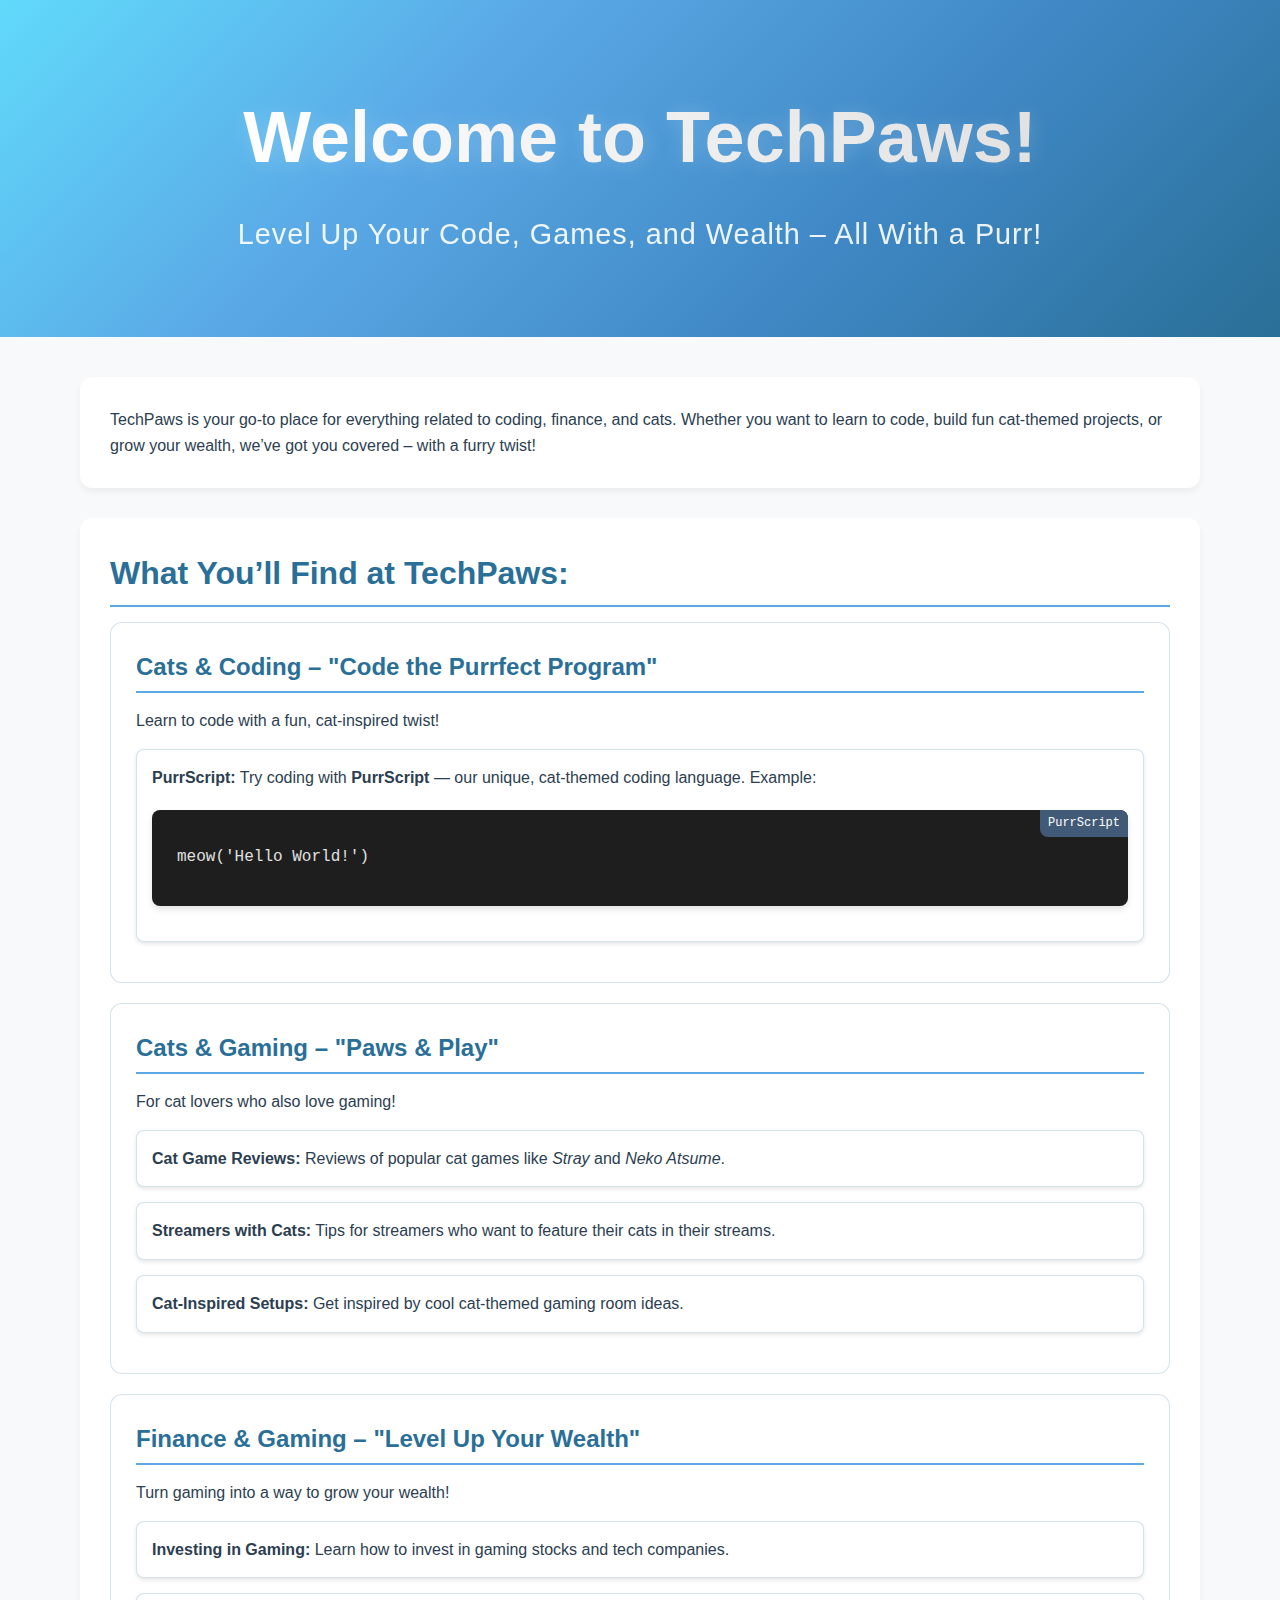
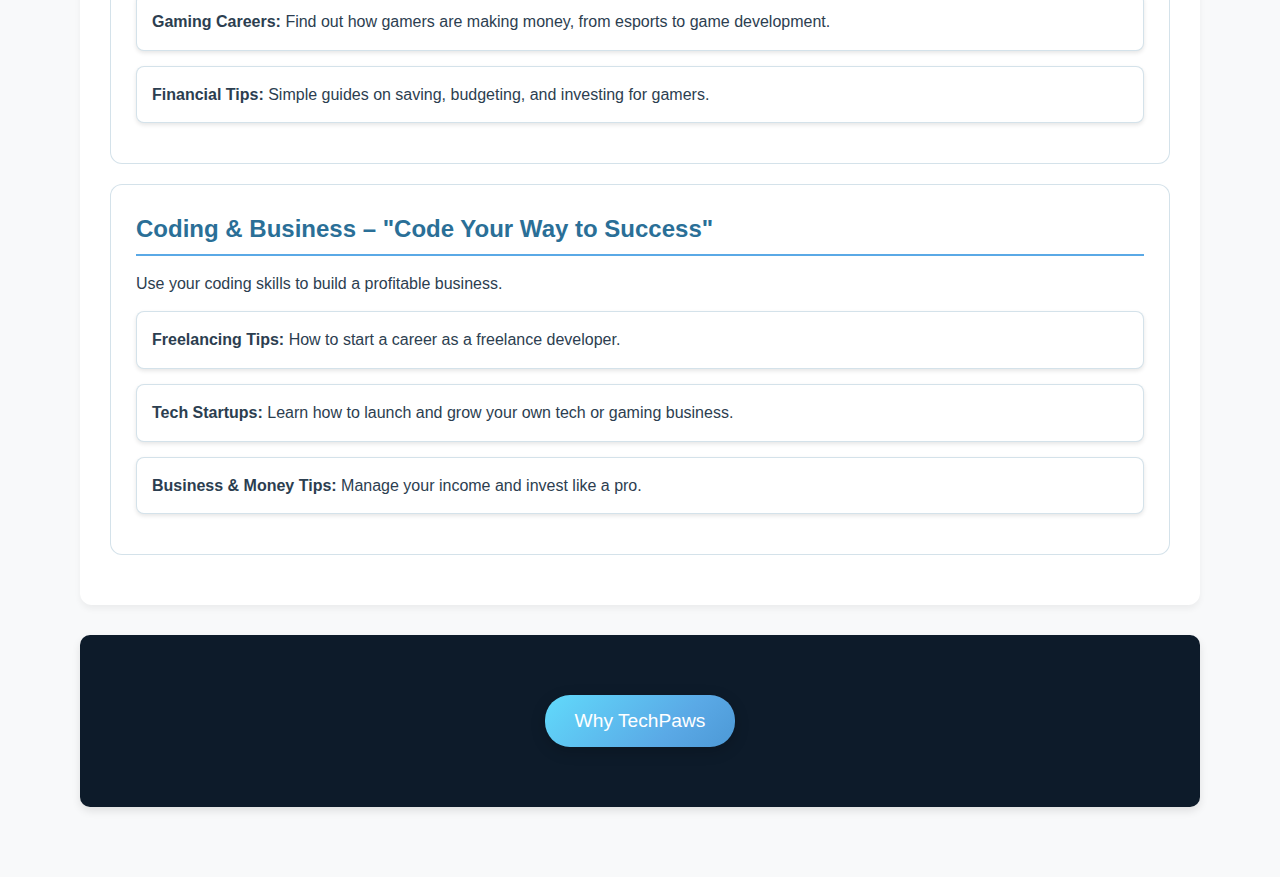
<file: wiki/home.html>
<!DOCTYPE html>
<html lang="en">
  <head>
    <meta charset="UTF-8" />
    <meta name="viewport" content="width=device-width, initial-scale=1.0" />
    <meta http-equiv="X-UA-Compatible" content="ie=edge" />
    <title>TechPaws: Gaming, Code, Cats, and Financial Growth</title>
    <link rel="stylesheet" href="style.css" />
  </head>
  <body>
    <header>
      <div class="container">
        <h1>Welcome to TechPaws!</h1>
        <p>
          <strong>Level Up Your Code, Games, and Wealth – All With a Purr!</strong>
        </p>
      </div>
    </header>

    <main>
      <section class="intro">
        <p>
          TechPaws is your go-to place for everything related to coding,
          finance, and cats. Whether you want to learn to code, build fun
          cat-themed projects, or grow your wealth, we’ve got you covered – with
          a furry twist!
        </p>
      </section>

      <section id="what-youll-find">
        <h2>What You’ll Find at TechPaws:</h2>

        <div class="section" id="cats-coding">
          <h3>Cats & Coding – "Code the Purrfect Program"</h3>
          <p>Learn to code with a fun, cat-inspired twist!</p>
          <ul>
            <li>
              <a href="https://bobbothe2nd.github.io/TechPaws/purrScript.html" target="_blank"><strong>PurrScript:</strong> Try coding with
              <strong>PurrScript</strong> — our unique, cat-themed coding
              language. Example:
              <pre><code class="language-purr">meow('Hello World!')</code></pre></a>
            </li>
          </ul>
        </div>

        <div class="section" id="cats-gaming">
          <h3>Cats & Gaming – "Paws & Play"</h3>
          <p>For cat lovers who also love gaming!</p>
          <ul>
            <li>
              <a href="https://bobbothe2nd.github.io/TechPaws/catGameReviews.html" target="_blank"><strong>Cat Game Reviews:</strong> Reviews of popular cat games
              like <em>Stray</em> and <em>Neko Atsume</em>.</a>
            </li>
            <li>
              <a href="https://bobbothe2nd.github.io/TechPaws/streamersWithCats.html" target="_blank"><strong>Streamers with Cats:</strong> Tips for streamers who want
              to feature their cats in their streams.</a>
            </li>
            <li>
              <a href="https://bobbothe2nd.github.io/TechPaws/catInspiredSetups.html" target="_blank"><strong>Cat-Inspired Setups:</strong> Get inspired by cool
              cat-themed gaming room ideas.</a>
            </li>
          </ul>
        </div>

        <div class="section" id="finance-gaming">
          <h3>Finance & Gaming – "Level Up Your Wealth"</h3>
          <p>Turn gaming into a way to grow your wealth!</p>
          <ul>
            <li>
              <a href="https://bobbothe2nd.github.io/TechPaws/investingInGaming.html" target="_blank"><strong>Investing in Gaming:</strong> Learn how to invest in
              gaming stocks and tech companies.</a>
            </li>
            <li>
              <a href="https://bobbothe2nd.github.io/TechPaws/gamingCareers.html" target="_blank"><strong>Gaming Careers:</strong> Find out how gamers are making
              money, from esports to game development.</a>
            </li>
            <li>
              <a href="https://bobbothe2nd.github.io/TechPaws/financialTips.html" target="_blank"><strong>Financial Tips:</strong> Simple guides on saving,
              budgeting, and investing for gamers.</a>
            </li>
          </ul>
        </div>

        <div class="section" id="coding-business">
          <h3>Coding & Business – "Code Your Way to Success"</h3>
          <p>Use your coding skills to build a profitable business.</p>
          <ul>
            <li>
              <a href="https://bobbothe2nd.github.io/TechPaws/freelancingTips.html" target="_blank"><strong>Freelancing Tips:</strong> How to start a career as a
              freelance developer.</a>
            </li>
            <li>
              <a href="https://bobbothe2nd.github.io/TechPaws/techStartups.html" target="_blank"><strong>Tech Startups:</strong> Learn how to launch and grow your
              own tech or gaming business.</a>
            </li>
            <li>
              <a href="https://bobbothe2nd.github.io/TechPaws/businessMoneyTips.html" target="_blank"><strong>Business & Money Tips:</strong> Manage your income and
              invest like a pro.</a>
            </li>
          </ul>
        </div>
      </section>

      <section class="cta">
        <button id="learn-more-btn"><span>Why TechPaws</span></button>
      </section>
    </main>

    <!-- Modal -->
    <div id="modal" class="modal">
      <div class="modal-content">
        <span id="close-btn" class="close-btn">&times;</span>
        <h2>About TechPaws</h2>
        <p>
          We combine gaming, coding, finance, and cats into a unique and
          engaging experience. Whether you're looking to learn, make money, or
          have fun, TechPaws is here to help you level up!
        </p>
        <p>
          At TechPaws, we are dedicated
          to bringing you the best content on gaming, coding, and financial growth,
          all with a unique cat-inspired twist. Our highly trained expert is constantly
          working to provide you with the latest tips, tutorials, and reviews to help
          you level up your skills and knowledge.
        </p>
        <p>
          Whether you are a beginner looking to learn the basics of coding or an
          experienced developer seeking advanced techniques, we have something for
          everyone. Our PurrScript coding language is designed to make learning fun
          and engaging, with cat-themed syntax and examples that will keep you
          entertained while you learn.
        </p>
        <p>
          In addition to coding, we also cover a wide range of gaming topics, from
          reviews of the latest cat-themed games to tips for streamers who want to
          feature their feline friends in their streams. Our finance section provides
          valuable insights on how to invest in gaming stocks, build a career in the
          gaming industry, and manage your finances like a pro.
        </p>
        <p>
          We believe that learning should be enjoyable and that everyone should have
          the opportunity to grow their skills and knowledge. That's why we are
          committed to providing high-quality content that is both informative and
          entertaining. Thank you for being a part of the TechPaws community, and we
          look forward to helping you achieve your goals!
        </p>
      </div>
    </div>

    <script>
      // JavaScript for modal popup interactivity

      // Get modal and button elements
      const modal = document.getElementById("modal");
      const btn = document.getElementById("learn-more-btn");
      const closeBtn = document.getElementById("close-btn");

      // Open the modal when the button is clicked
      btn.addEventListener("click", () => {
        modal.style.display = "block";
      });

      // Close the modal when the user clicks on the close button (x)
      closeBtn.addEventListener("click", () => {
        modal.style.display = "none";
      });

      // Close the modal if the user clicks outside of the modal content
      window.addEventListener("click", (event) => {
        if (event.target === modal) {
          modal.style.display = "none";
        }
      });
    </script>
  </body>
</html>
</file>
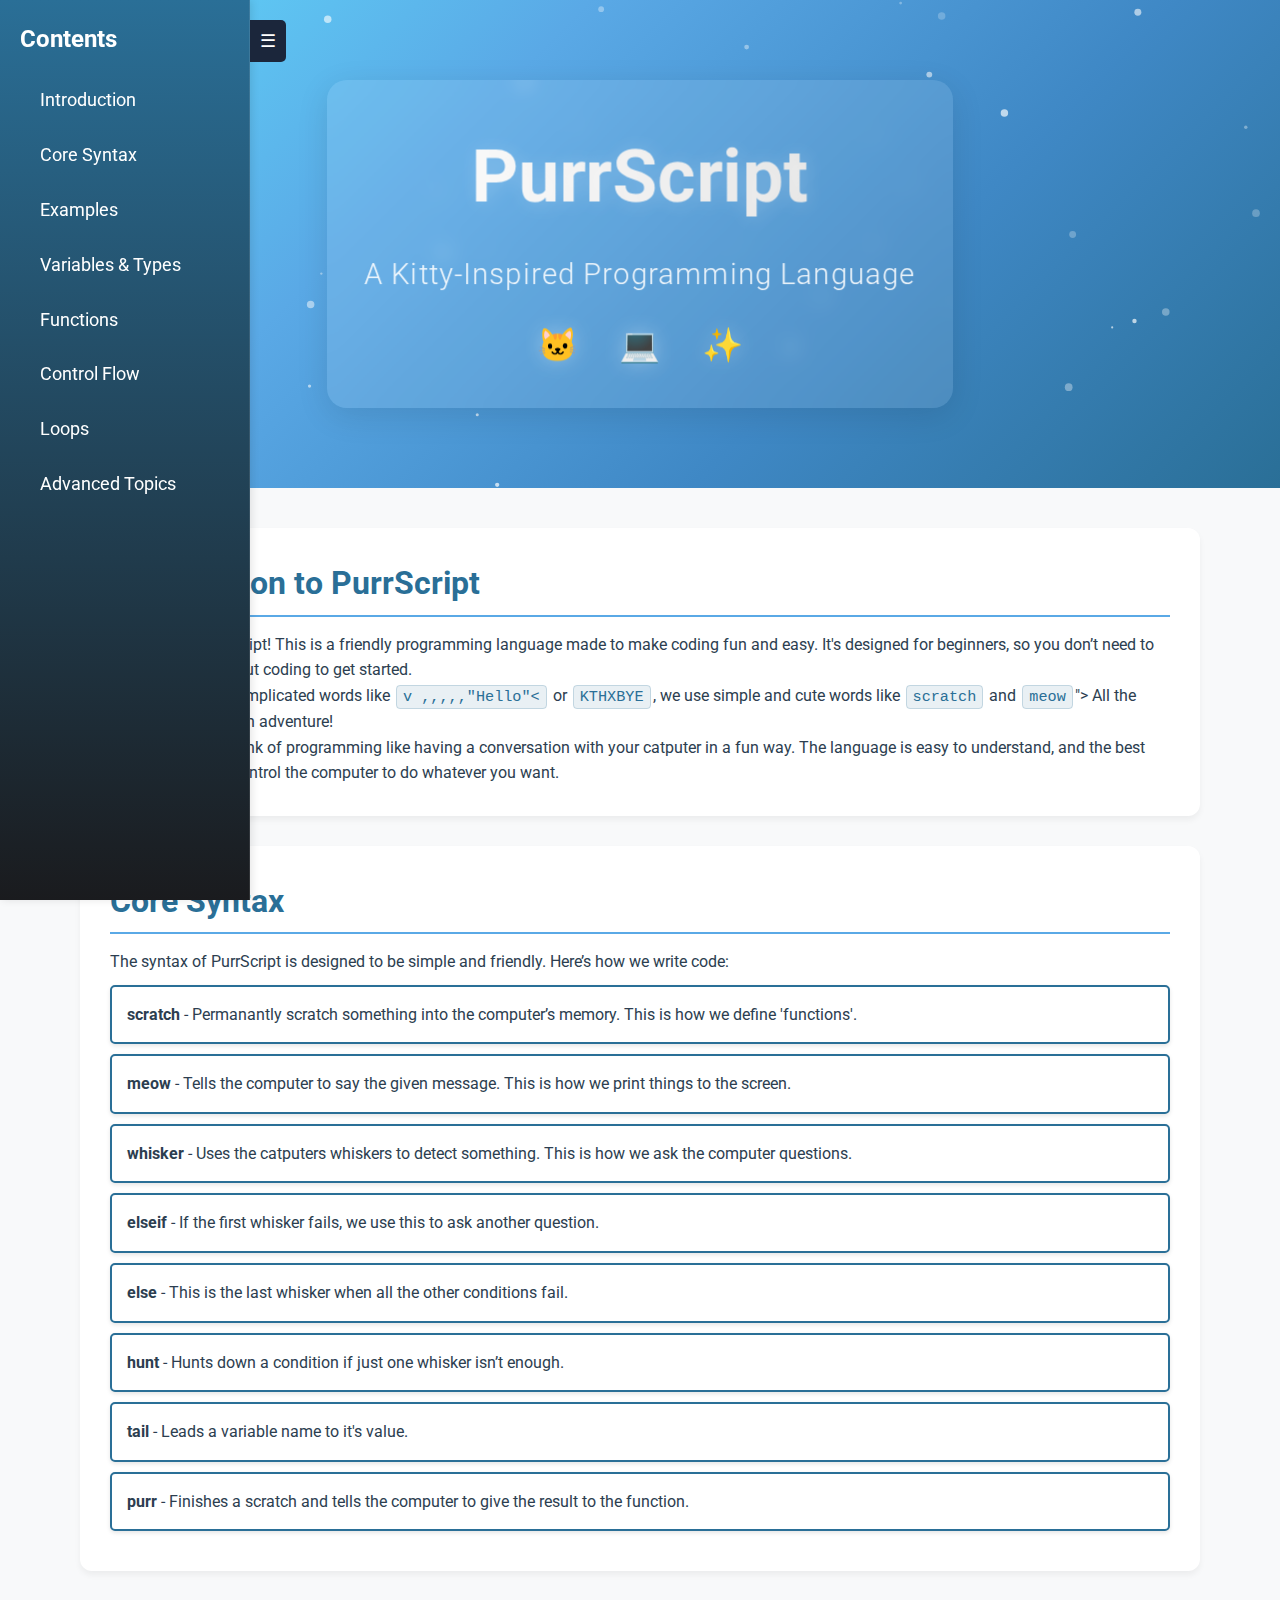
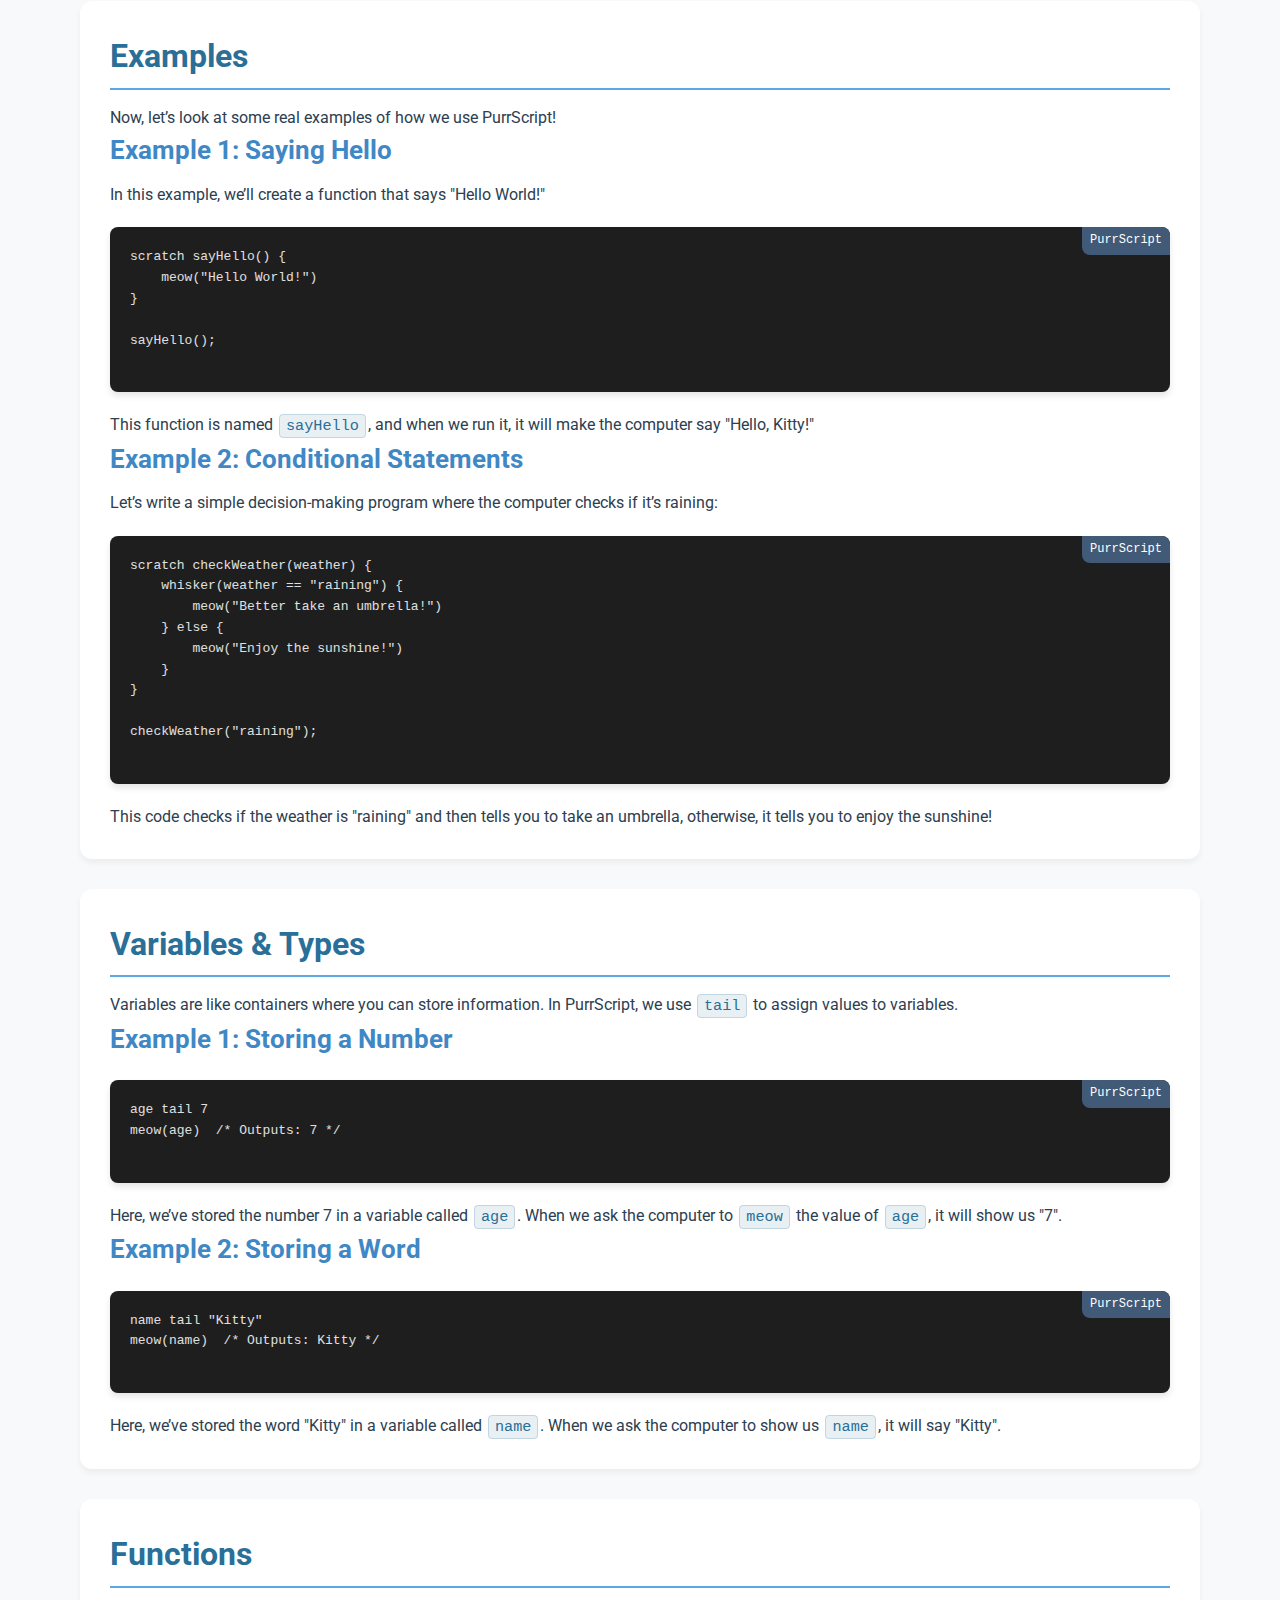
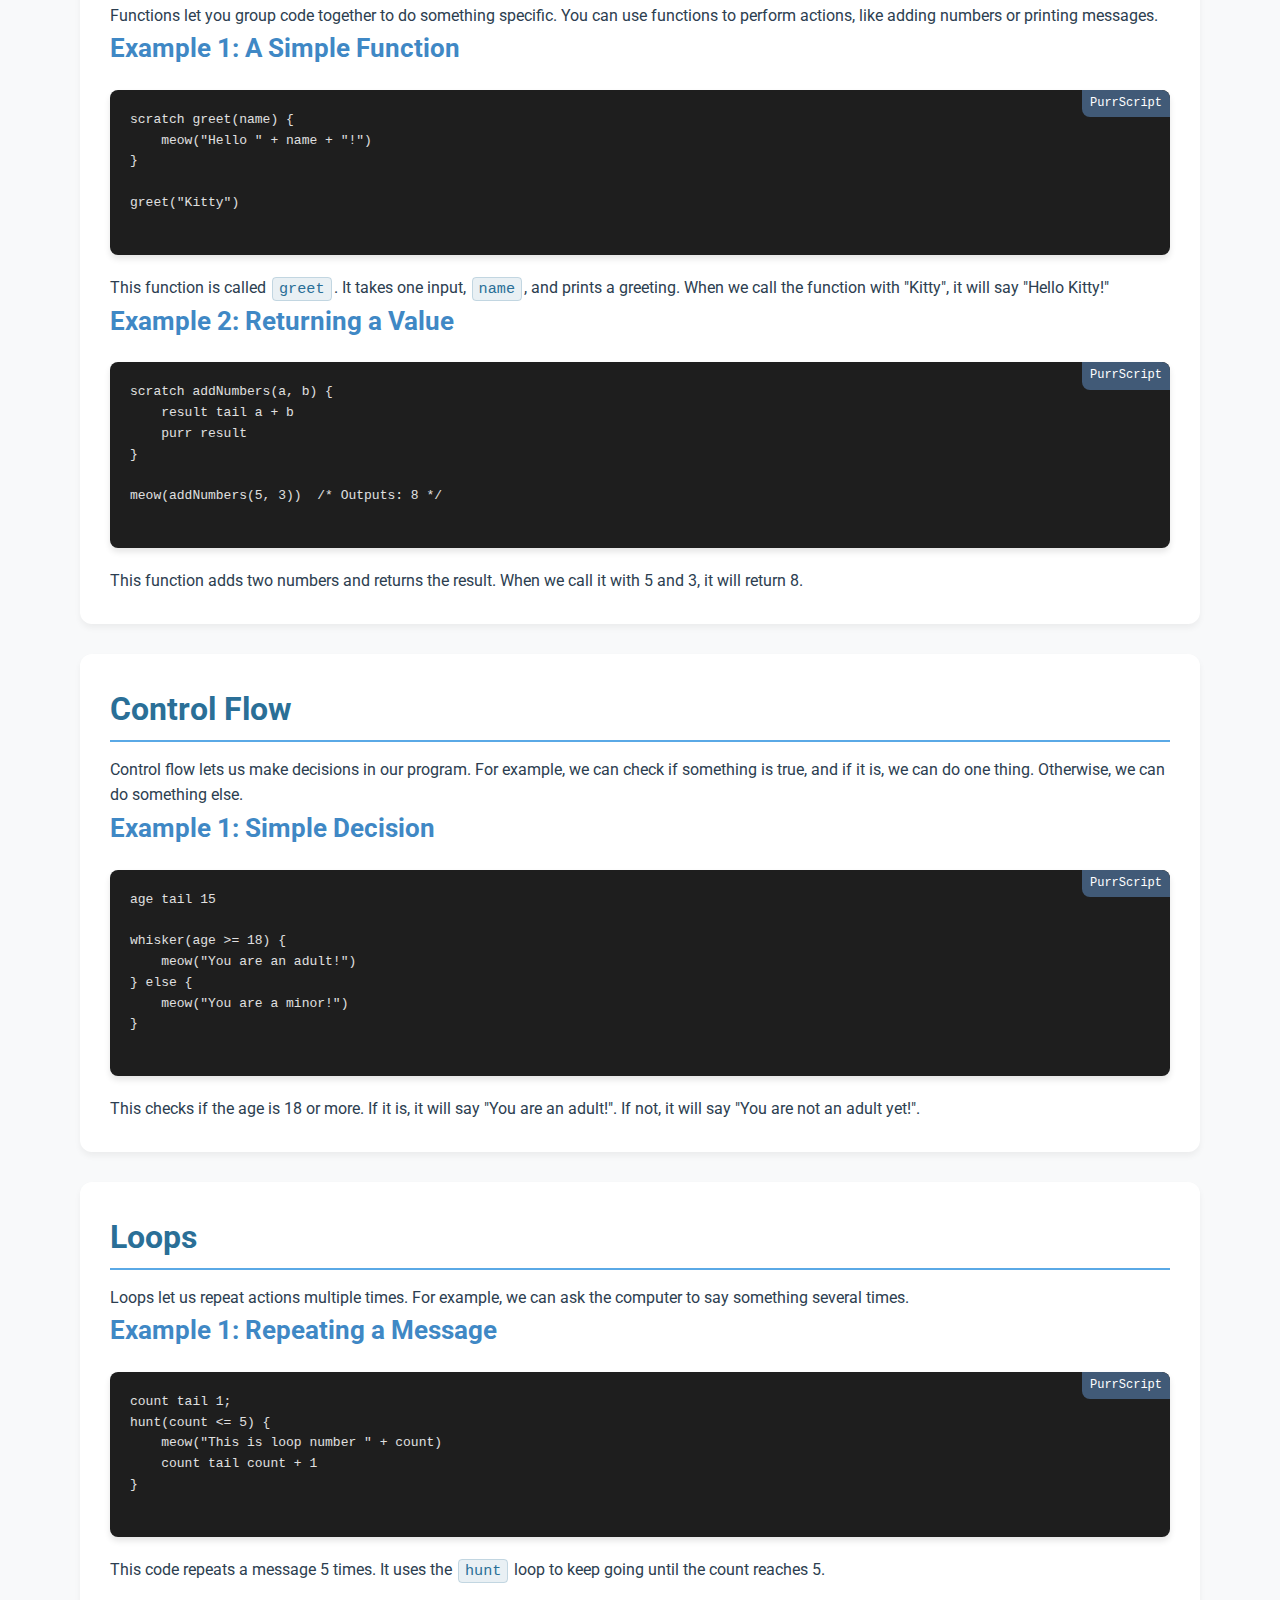
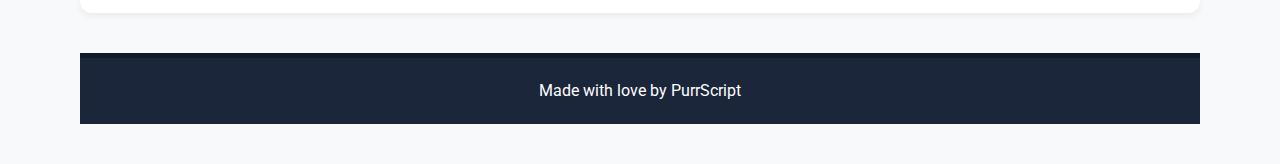
<file: wiki/purrScript.html>
<!DOCTYPE html>
<html lang="en">
  <head>
    <meta charset="UTF-8" />
    <meta name="viewport" content="width=device-width, initial-scale=1.0" />
    <meta http-equiv="X-UA-Compatible" content="ie=edge" />
    <meta
      name="description"
      content="PurrScript - A friendly, kitty-inspired programming language for beginners"
    />
    <meta
      name="keywords"
      content="PurrScript, programming language, coding, learning to code"
    />
    <link rel="preconnect" href="https://fonts.googleapis.com" />
    <link rel="preconnect" href="https://fonts.gstatic.com" crossorigin />
    <link
      href="https://fonts.googleapis.com/css2?family=Roboto:wght@400;500;700&display=swap"
      rel="stylesheet"
    />
    <title>PurrScript Wiki - A Kitty-Inspired Programming Language</title>
    <link rel="stylesheet" href="style.css" />
  </head>
  <body>
    <button class="back-to-top" onclick="scrollToTop()">↑</button>
    <button class="sidebar-toggle" onclick="toggleSidebar()">☰</button>

    <header>
      <div class="header-content">
        <h1>PurrScript</h1>
        <p>A Kitty-Inspired Programming Language</p>
        <div class="header-decoration">
          <span class="cat-emoji" title="Meow!">🐱</span>
          <span class="code-emoji" title="Code">💻</span>
          <span class="magic-emoji" title="Magic">✨</span>
        </div>
      </div>
      <canvas id="particles"></canvas>
    </header>

    <!-- Sidebar for navigation -->
    <div class="sidebar">
      <h2>Contents</h2>
      <ul>
        <li><a href="#intro">Introduction</a></li>
        <li><a href="#syntax">Core Syntax</a></li>
        <li><a href="#examples">Examples</a></li>
        <li><a href="#variables">Variables & Types</a></li>
        <li><a href="#functions">Functions</a></li>
        <li><a href="#control-flow">Control Flow</a></li>
        <li><a href="#loops">Loops</a></li>
        <li><a href="#advanced">Advanced Topics</a></li>
      </ul>
    </div>

    <!-- Main Content -->
    <main>
      <!-- Introduction Section -->
      <section id="intro">
        <h2>Introduction to PurrScript</h2>
        <p>
          Welcome to PurrScript! This is a friendly programming language made to
          make coding fun and easy. It's designed for beginners, so you don’t
          need to know anything about coding to get started.
        </p>
        <p>
          Instead of using complicated words like <code>v  ,,,,,"Hello"<</code> or
          <code>KTHXBYE</code>, we use simple and cute words like
          <code>scratch</code> and <code>meow</code>">
          All the code looks like a fun adventure!
        </p>
        <p>
          In PurrScript, we think of programming like having a conversation with
          your catputer in a fun way. The language is easy to understand, and
          the best part is you get to control the computer to do whatever you
          want.
        </p>
      </section>

      <!-- Core Syntax Section -->
      <section id="syntax">
        <h2>Core Syntax</h2>
        <p>
          The syntax of PurrScript is designed to be simple and friendly. Here’s
          how we write code:
        </p>
        <ul>
          <li>
            <strong>scratch</strong> - Permanantly scratch something into
            the computer’s memory. This is how we define 'functions'.
          </li>
          <li>
            <strong>meow</strong> - Tells the computer to say the given
            message. This is how we print things to the screen.
          </li>
          <li>
            <strong>whisker</strong> - Uses the catputers whiskers to
            detect something. This is how we ask the computer questions.
          </li>
          <li>
            <strong>elseif</strong> - If the first whisker fails, we use
            this to ask another question.
          </li>
          <li>
            <strong>else</strong> - This is the last whisker when all the other
            conditions fail.
          </li>
          <li>
            <strong>hunt</strong> - Hunts down a condition if
            just one whisker isn’t enough.
          </li>
          <li>
            <strong>tail</strong> - Leads a variable name to it's value.
          </li>
          <li>
            <strong>purr</strong> - Finishes a scratch and tells the computer
            to give the result to the function.
          </li>
        </ul>
      </section>

      <!-- Examples Section -->
      <section id="examples">
        <h2>Examples</h2>
        <p>Now, let’s look at some real examples of how we use PurrScript!</p>

        <h3>Example 1: Saying Hello</h3>
        <p>
          In this example, we’ll create a function that says "Hello World!"
        </p>
        <pre>
scratch sayHello() {
    meow("Hello World!")
}

sayHello();
        </pre>
        <p>
          This function is named <code>sayHello</code>, and when we run it, it
          will make the computer say "Hello, Kitty!"
        </p>

        <h3>Example 2: Conditional Statements</h3>
        <p>
          Let’s write a simple decision-making program where the computer checks
          if it’s raining:
        </p>
        <pre>
scratch checkWeather(weather) {
    whisker(weather == "raining") {
        meow("Better take an umbrella!")
    } else {
        meow("Enjoy the sunshine!")
    }
}

checkWeather("raining");
        </pre>
        <p>
          This code checks if the weather is "raining" and then tells you to
          take an umbrella, otherwise, it tells you to enjoy the sunshine!
        </p>
      </section>

      <!-- Variables and Types Section -->
      <section id="variables">
        <h2>Variables & Types</h2>
        <p>
          Variables are like containers where you can store information. In
          PurrScript, we use <code>tail</code> to assign values to variables.
        </p>
        <h3>Example 1: Storing a Number</h3>
        <pre>
age tail 7
meow(age)  /* Outputs: 7 */
        </pre>
        <p>
          Here, we’ve stored the number 7 in a variable called <code>age</code>.
          When we ask the computer to <code>meow</code> the value of
          <code>age</code>, it will show us "7".
        </p>

        <h3>Example 2: Storing a Word</h3>
        <pre>
name tail "Kitty"
meow(name)  /* Outputs: Kitty */
        </pre>
        <p>
          Here, we’ve stored the word "Kitty" in a variable called
          <code>name</code>. When we ask the computer to show us
          <code>name</code>, it will say "Kitty".
        </p>
      </section>

      <!-- Functions Section -->
      <section id="functions">
        <h2>Functions</h2>
        <p>
          Functions let you group code together to do something specific. You
          can use functions to perform actions, like adding numbers or printing
          messages.
        </p>

        <h3>Example 1: A Simple Function</h3>
        <pre>
scratch greet(name) {
    meow("Hello " + name + "!")
}

greet("Kitty")
        </pre>
        <p>
          This function is called <code>greet</code>. It takes one input,
          <code>name</code>, and prints a greeting. When we call the function
          with "Kitty", it will say "Hello Kitty!"
        </p>

        <h3>Example 2: Returning a Value</h3>
        <pre>
scratch addNumbers(a, b) {
    result tail a + b
    purr result
}

meow(addNumbers(5, 3))  /* Outputs: 8 */
        </pre>
        <p>
          This function adds two numbers and returns the result. When we call it
          with 5 and 3, it will return 8.
        </p>
      </section>

      <!-- Control Flow Section -->
      <section id="control-flow">
        <h2>Control Flow</h2>
        <p>
          Control flow lets us make decisions in our program. For example, we
          can check if something is true, and if it is, we can do one thing.
          Otherwise, we can do something else.
        </p>

        <h3>Example 1: Simple Decision</h3>
        <pre>
age tail 15
          
whisker(age >= 18) {
    meow("You are an adult!")
} else {
    meow("You are a minor!")
}
        </pre>
        <p>
          This checks if the age is 18 or more. If it is, it will say "You are
          an adult!". If not, it will say "You are not an adult yet!".
        </p>
      </section>

      <!-- Loops Section -->
      <section id="loops">
        <h2>Loops</h2>
        <p>
          Loops let us repeat actions multiple times. For example, we can ask
          the computer to say something several times.
        </p>

        <h3>Example 1: Repeating a Message</h3>
        <pre>
count tail 1;
hunt(count <= 5) {
    meow("This is loop number " + count)
    count tail count + 1
}
        </pre>
        <p>
          This code repeats a message 5 times. It uses the
          <code>hunt</code> loop to keep going until the count reaches 5.
        </p>
      </section>

      <footer>
        <p>Made with love by PurrScript</p>
      </footer>
    </main>

    <script>
      function toggleSidebar() {
        const sidebar = document.querySelector(".sidebar");
        const toggle = document.querySelector(".sidebar-toggle");
        const main = document.querySelector("main");

        sidebar.classList.toggle("collapsed");
        toggle.classList.toggle("collapsed");
        main.classList.toggle("expanded");
      }

      // Add smooth scroll for anchor links
      document.querySelectorAll('a[href^="#"]').forEach((anchor) => {
        anchor.addEventListener("click", function (e) {
          e.preventDefault();
          document.querySelector(this.getAttribute("href")).scrollIntoView({
            behavior: "smooth",
          });
        });
      });

      function addCopyButtons() {
        document.querySelectorAll(".code-block, pre").forEach((block) => {
          const button = document.createElement("button");
          button.className = "copy-button";
          button.textContent = "Copy";
          button.onclick = () => {
            navigator.clipboard.writeText(block.textContent);
            button.textContent = "Copied!";
            setTimeout(() => (button.textContent = "Copy"), 2000);
          };
          block.appendChild(button);
        });
      }

      function handleScroll() {
        const backToTop = document.querySelector(".back-to-top");
        if (window.scrollY > 300) {
          backToTop.classList.add("visible");
        } else {
          backToTop.classList.remove("visible");
        }
      }

      function scrollToTop() {
        window.scrollTo({ top: 0, behavior: "smooth" });
      }

      // Initialize
      document.addEventListener("DOMContentLoaded", () => {
        addCopyButtons();
        window.addEventListener("scroll", handleScroll);
        initParticles();
      });

      // Particle animation
      function initParticles() {
        const canvas = document.getElementById("particles");
        const ctx = canvas.getContext("2d");
        let particles = [];

        function resize() {
          canvas.width = window.innerWidth;
          canvas.height = canvas.offsetHeight;
        }

        class Particle {
          constructor() {
            this.reset();
          }

          reset() {
            this.x = Math.random() * canvas.width;
            this.y = Math.random() * canvas.height;
            this.vx = Math.random() * 2 - 1;
            this.vy = Math.random() * 2 - 1;
            this.size = Math.random() * 3 + 1;
            this.opacity = Math.random() * 0.5 + 0.2;
          }

          update() {
            this.x += this.vx;
            this.y += this.vy;

            if (this.x < 0 || this.x > canvas.width) this.vx *= -1;
            if (this.y < 0 || this.y > canvas.height) this.vy *= -1;
          }

          draw() {
            ctx.beginPath();
            ctx.arc(this.x, this.y, this.size, 0, Math.PI * 2);
            ctx.fillStyle = `rgba(255, 255, 255, ${this.opacity})`;
            ctx.fill();
          }
        }

        function createParticles() {
          for (let i = 0; i < 50; i++) {
            particles.push(new Particle());
          }
        }

        function animate() {
          ctx.clearRect(0, 0, canvas.width, canvas.height);

          particles.forEach((particle) => {
            particle.update();
            particle.draw();
          });

          requestAnimationFrame(animate);
        }

        window.addEventListener("resize", resize);
        resize();
        createParticles();
        animate();
      }
    </script>
  </body>
</html>
</file>
<file: wiki/style.css>
:root {
  /* Core colors */
  --primary: #2a6f97;
  --secondary: #3f88c5;
  --accent: #5aa9e6;
  --bg: #f8f9fa;
  --surface: #ffffff;
  --text: #2c3e50;
  --border: rgba(42, 111, 151, 0.2);
  
  /* Gradients */
  --gradient-header: linear-gradient(-45deg, #2a6f97, #3f88c5, #5aa9e6, #61dafb);
  --gradient-sidebar: linear-gradient(180deg, #2a6f97 0%, #1b263b 100%);
  
  /* Home page specific colors */
  --section-title: #2a6f97;
  --section-hover: rgba(42, 111, 151, 0.05);
  --modal-bg: rgba(0, 0, 0, 0.8);
}

/* Reset some basic elements */
* {
  margin: 0;
  padding: 0;
  box-sizing: border-box;
}

/* Body styles */
body {
  font-family: 'Roboto', sans-serif;
  background: var(--bg);
  color: var(--text);
  line-height: 1.6;
  padding-top: 0;
  transition: background-color 0.3s ease;
}

/* Enhanced Header Styles */
header {
  background: var(--gradient-header);
  background-size: 400% 400%;
  min-height: 300px;
  padding: 80px 0;
  position: relative;
  overflow: hidden;
  text-align: center;
  display: flex;
  align-items: center;
  justify-content: center;
  animation: gradientBG 15s ease infinite;
}

.header-content {
  position: relative;
  z-index: 2;
  padding: 40px;
  border-radius: 20px;
  background: rgba(255, 255, 255, 0.1);
  backdrop-filter: blur(10px);
  box-shadow: 0 8px 32px rgba(0, 0, 0, 0.1);
  transform-style: preserve-3d;
  perspective: 1000px;
  transition: transform 0.3s ease;
}

.header-content:hover {
  transform: translateY(-5px) rotateX(5deg);
}

header h1 {
  font-size: 4.5rem;
  margin-bottom: 1rem;
  background: linear-gradient(to right, #fff, #e0e0e0);
  -webkit-background-clip: text;
  background-clip: text;
  color: transparent;
  text-shadow: 2px 2px 20px rgba(255, 255, 255, 0.2);
  transform: translateZ(20px);
}

header p {
  font-size: 1.8rem;
  color: rgba(255, 255, 255, 0.9);
  margin: 0;
  font-weight: 300;
  letter-spacing: 1px;
  transform: translateZ(10px);
}

.header-decoration {
  margin-top: 20px;
  font-size: 2rem;
  display: flex;
  gap: 20px;
  justify-content: center;
  transform: translateZ(30px);
}

.header-decoration span {
  margin: 0 10px;
  display: inline-block;
  animation: float 3s ease-in-out infinite;
  filter: drop-shadow(0 0 10px rgba(255, 255, 255, 0.3));
  cursor: pointer;
  transition: transform 0.3s ease;
}

.header-decoration span:nth-child(2) {
  animation-delay: 0.2s;
}

.header-decoration span:nth-child(3) {
  animation-delay: 0.4s;
}

.header-decoration span:hover {
  transform: scale(1.2);
}

#particles-canvas {
  position: absolute;
  top: 0;
  left: 0;
  width: 100%;
  height: 100%;
  z-index: 1;
}

#particles {
  position: absolute;
  top: 0;
  left: 0;
  width: 100%;
  height: 100%;
  z-index: 1;
  pointer-events: none;
}

@keyframes float {
  0%, 100% { transform: translateY(0); }
  50% { transform: translateY(-20px); }
}

/* Improved Sidebar with toggle */
.sidebar {
  background: var(--gradient-sidebar);
  color: #fff;
  width: 250px;
  height: 100vh;
  padding: 20px;
  position: fixed;
  top: 0;
  left: 0;
  box-shadow: 2px 0 8px rgba(0, 0, 0, 0.1);
  border-right: 1px solid rgba(255, 255, 255, 0.1);
  transform: translateX(0);
  transition: transform 0.3s ease;
  z-index: 100;
}

.sidebar.collapsed {
  transform: translateX(-250px);
}

.sidebar-toggle {
  position: fixed;
  left: 250px;
  top: 20px;
  background: #1b263b;
  color: white;
  border: none;
  padding: 10px;
  cursor: pointer;
  border-radius: 0 5px 5px 0;
  transition: left 0.3s ease;
  z-index: 101;
}

.sidebar-toggle.collapsed {
  left: 0;
}

.sidebar h2 {
  font-size: 24px;
  margin-bottom: 20px;
}

.sidebar ul {
  list-style-type: none;
}

.sidebar ul li {
  margin: 10px 0;
}

.sidebar ul li a {
  text-decoration: none;
  color: #fff;
  font-size: 18px;
  display: block;
  padding: 8px;
  transition: background-color 0.3s;
  border-radius: 4px;
  position: relative;
  padding-left: 20px;
}

.sidebar ul li a::before {
  content: '🐱';
  position: absolute;
  left: 0;
  opacity: 0;
  transition: opacity 0.3s;
}

.sidebar ul li a:hover {
  background: var(--secondary);
  color: var(--surface);
}

.sidebar ul li a:hover::before {
  opacity: 1;
}

/* Main Content enhancements */
main {
  margin-left: 270px;
  padding: 40px;
  max-width: 1200px;
  margin: 0 auto;
  animation: fadeIn 0.5s ease-in;
  transition: margin-left 0.3s ease;
}

main.expanded {
  margin-left: 20px;
}

section {
  background: var(--surface);
  padding: 30px;
  border-radius: 12px;
  box-shadow: 0 4px 6px rgba(0, 0, 0, 0.05);
  margin-bottom: 30px;
  border: 1px solid var(--border);
}

section:hover {
  box-shadow: 0 8px 16px rgba(0, 0, 0, 0.1);
  transform: translateY(-2px);
  transition: all 0.3s ease;
}

section h2 {
  font-size: 32px;
  margin-bottom: 15px;
  color: var(--primary);
  border-bottom: 2px solid var(--accent);
  padding-bottom: 5px;
}

section h3 {
  font-size: 26px;
  margin-bottom: 10px;
  color: var(--secondary);
}

section ul {
  list-style-type: none;
  padding-left: 0;
}

section ul li {
  margin: 10px 0;
  padding: 15px;
  background: var(--surface);
  border: 2px solid var(--primary);
  border-radius: 5px;
  box-shadow: 0 2px 4px rgba(0, 0, 0, 0.1);
}

section ul li a {
  text-decoration: none;
  color: #0d1b2a;
}

code {
  font-family: 'Courier New', Courier, monospace;
  background-color: #e8e8e8;
  border: 1px solid #333;
  padding: 5px;
  font-size: 16px;
  border-radius: 5px;
  display: block;
  margin: 10px 0;
}

/* Reusable Code Block Styling - Copy this for other projects! */
.code-block {
  background: var(--bg);
  color: #e0e0e0;
  padding: 20px;
  border-radius: 8px;
  overflow-x: auto;
  position: relative;
  margin: 20px 0;
  box-shadow: 0 4px 6px rgba(0, 0, 0, 0.1);
  font-family: 'Courier New', Courier, monospace;
  transition: transform 0.2s ease;
  border: 1px solid var(--border);
}

.code-block::before {
  content: attr(data-language);
  position: absolute;
  top: 0;
  right: 0;
  background: var(--primary);
  color: white;
  padding: 4px 8px;
  font-size: 12px;
  border-radius: 0 8px 0 8px;
  font-family: 'Roboto', sans-serif;
}

.code-block:hover {
  transform: translateY(-2px);
  box-shadow: 0 6px 12px rgba(0, 0, 0, 0.15);
}

.code-block .keyword { color: #569cd6; }
.code-block .string { color: #ce9178; }
.code-block .function { color: #dcdcaa; }
.code-block .comment { color: #6a9955; }
.code-block .number { color: #b5cea8; }

.copy-button {
  position: absolute;
  top: 8px;
  right: 100px;
  background: #415a77;
  border: none;
  color: white;
  padding: 4px 8px;
  border-radius: 4px;
  font-size: 12px;
  opacity: 0;
  transition: opacity 0.3s;
}

.code-block:hover .copy-button {
  opacity: 1;
}

/* Code block improvements */
pre {
  background: #1e1e1e;
  color: #e0e0e0;
  padding: 20px;
  border-radius: 8px;
  overflow-x: auto;
  position: relative;
  margin: 20px 0;
  box-shadow: 0 4px 6px rgba(0, 0, 0, 0.1);
}

pre::before {
  content: 'PurrScript';
  position: absolute;
  top: 0;
  right: 0;
  background: #415a77;
  color: white;
  padding: 4px 8px;
  font-size: 12px;
  border-radius: 0 8px 0 8px;
}

/* Button styling */
button {
  background: var(--primary);
  color: white;
  padding: 12px 24px;
  border: 2px solid var(--secondary);
  font-size: 18px;
  cursor: pointer;
  transition: background-color 0.3s ease, transform 0.3s ease;
  border-radius: 5px;
  position: relative;
  overflow: hidden;
}

button:hover {
  background: var(--secondary);
  transform: scale(1.05);
}

button:focus,
a:focus {
  outline: 2px solid var(--accent);
  outline-offset: 2px;
}

/* Call to Action */
.cta {
  background-color: #0d1b2a;
  color: #fff;
  padding: 30px;
  text-align: center;
  border-radius: 10px;
  box-shadow: 0 4px 8px rgba(0, 0, 0, 0.1);
}

.cta h2 {
  font-size: 32px;
  margin-bottom: 15px;
  color: #fff;
}

footer {
  background-color: #1b263b;
  color: #fff;
  text-align: center;
  padding: 20px;
  margin-top: 40px;
  border-top: 5px solid #0d1b2a;
}

footer p {
  font-size: 16px;
}

/* Custom scrollbar styles for modal */
.modal-content::-webkit-scrollbar {
  width: 12px;
}

.modal-content::-webkit-scrollbar-track {
  background: #f0f2f5;
  border-radius: 10px;
}

.modal-content::-webkit-scrollbar-thumb {
  background: #1b263b;
  border-radius: 10px;
  border: 3px solid #f0f2f5;
}

.modal-content::-webkit-scrollbar-thumb:hover {
  background: #415a77;
}

/* Animations */
@keyframes fadeIn {
  from { opacity: 0; transform: translateY(20px); }
  to { opacity: 1; transform: translateY(0); }
}

/* Add floating animation */
@keyframes gradientBG {
  0% { background-position: 0% 50%; }
  50% { background-position: 100% 50%; }
  100% { background-position: 0% 50%; }
}

/* Responsive improvements */
@media (max-width: 768px) {
  .sidebar {
    width: 100%;
    height: auto;
    position: static;
  }
  
  main {
    margin-left: 0;
    padding: 20px;
  }
  
  pre {
    font-size: 14px;
  }

  .theme-toggle {
    top: 70px;
  }
  
  .code-block {
    font-size: 14px;
  }
  
  .sidebar-toggle {
    top: 10px;
  }

  header {
    padding: 40px 20px;
  }

  header h1 {
    font-size: 3rem;
  }

  header p {
    font-size: 1.2rem;
  }
  
  .section {
    padding: 15px;
  }

  .section h3 {
    font-size: 1.2rem;
  }

  .modal-content {
    margin: 10% auto;
    padding: 20px;
    width: 95%;
  }
}

/* Add smooth scrolling */
html {
  scroll-behavior: smooth;
}

/* Code inline styling */
code:not(pre code) {
  color: var(--primary);
  background: rgba(42, 111, 151, 0.1);
  padding: 2px 6px;
  border-radius: 4px;
  font-size: 0.95em;
  font-family: 'Courier New', Courier, monospace;
  display: inline;
  margin: 0 2px;
  border: 1px solid rgba(42, 111, 151, 0.2);
  white-space: nowrap;
}

/* Update code block styling for pre>code */
pre code {
  display: block;
  background: #1e1e1e;
  color: #e0e0e0;
  white-space: pre;
  overflow-x: auto;
  border: none;
}

/* Remove theme toggle button styles and related theme transition code */

/* Back to Top Button */
.back-to-top {
  position: fixed;
  bottom: 20px;
  right: 20px;
  background: var(--primary);
  color: white;
  width: 50px;
  height: 50px;
  border-radius: 50%;
  display: flex;
  align-items: center;
  justify-content: center;
  cursor: pointer;
  opacity: 0;
  transition: opacity 0.3s, transform 0.3s;
  transform: translateY(100px);
  box-shadow: 0 2px 8px var(--border);
}

.back-to-top.visible {
  opacity: 1;
  transform: translateY(0);
}

.back-to-top:hover {
  background: var(--secondary);
}

header h1:hover {
  transform: translateY(-2px);
  transition: transform 0.3s ease;
}

/* Color palette enhancement */
:root {
  /* Light theme colors */
  --primary-l: #2a6f97;
  --secondary-l: #3f88c5;
  --accent-l: #5aa9e6;
  --bg-l: #f8f9fa;
  --surface-l: #ffffff;
  --text-l: #2c3e50;
  --border-l: rgba(42, 111, 151, 0.2);
  
  /* Dark theme colors */
  --primary-d: #61dafb;
  --secondary-d: #3f88c5;
  --accent-d: #5aa9e6;
  --bg-d: #1a1b1e;
  --surface-d: #2d2e32;
  --text-d: #e0e6ed;
  --border-d: rgba(97, 218, 251, 0.2);
  
  /* Gradients */
  --gradient-header: linear-gradient(-45deg, #2a6f97, #3f88c5, #5aa9e6, #61dafb);
  --gradient-sidebar: linear-gradient(180deg, #2a6f97 0%, #1a1b1e 100%);
}

[data-theme="light"] {
  --primary: var(--primary-l);
  --secondary: var(--secondary-l);
  --accent: var(--accent-l);
  --bg-color: var(--bg-l);
  --surface: var(--surface-l);
  --text-color: var(--text-l);
  --border-color: var(--border-l);
}

[data-theme="dark"] {
  --primary: var(--primary-d);
  --secondary: var(--secondary-d);
  --accent: var(--accent-d);
  --bg-color: var(--bg-d);
  --surface: var(--surface-d);
  --text-color: var(--text-d);
  --border-color: var(--border-d);
}

/* Update header styling */
header {
  background: var(--gradient-header);
  /* ...existing code... */
}

/* Update sidebar styling */
.sidebar {
  background: var(--gradient-sidebar);
  /* ...existing code... */
}

/* Update section styling */
section {
  background: var(--surface);
  border: 1px solid var(--border-color);
  /* ...existing code... */
}

section h2 {
  color: var(--primary);
  border-bottom: 2px solid var(--accent);
  /* ...existing code... */
}

section h3 {
  color: var(--secondary);
  /* ...existing code... */
}

/* Update code block styling */
.code-block {
  background: var(--bg-d);
  border: 1px solid var(--border-color);
  /* ...existing code... */
}

.code-block::before {
  background: var(--primary);
  /* ...existing code... */
}

/* Update button styling */
button {
  background: var(--primary);
  border: 2px solid var(--secondary);
  /* ...existing code... */
}

button:hover {
  background: var(--secondary);
  /* ...existing code... */
}

/* Add subtle hover effects */
section:hover {
  box-shadow: 0 8px 16px rgba(0, 0, 0, 0.1);
  transform: translateY(-2px);
  transition: all 0.3s ease;
}

.sidebar ul li a:hover {
  background: var(--secondary);
  color: var(--surface);
}

/* Theme toggle enhancement */
.theme-toggle {
  background: var(--surface);
  color: var(--primary);
  box-shadow: 0 2px 8px var(--border-color);
}

.theme-toggle:hover {
  background: var(--accent);
  color: var(--surface);
}

/* Back to top button enhancement */
.back-to-top {
  background: var(--primary);
  box-shadow: 0 2px 8px var(--border-color);
}

.back-to-top:hover {
  background: var(--secondary);
}

/* Add focus states for accessibility */
button:focus,
a:focus {
  outline: 2px solid var(--accent);
  outline-offset: 2px;
}

/* Add styles for home page sections */
.section {
  background: var(--surface);
  border-radius: 12px;
  padding: 25px;
  margin-bottom: 20px;
  border: 1px solid var(--border);
  transition: all 0.3s ease;
}

.section:hover {
  transform: translateY(-5px);
  box-shadow: 0 8px 16px rgba(0, 0, 0, 0.1);
  background: var(--section-hover);
}

.section h3 {
  color: var(--section-title);
  font-size: 1.5rem;
  margin-bottom: 15px;
  border-bottom: 2px solid var(--accent);
  padding-bottom: 5px;
}

.section ul {
  list-style: none;
  padding: 0;
}

.section ul li {
  margin: 15px 0;
  padding: 15px;
  background: var(--surface);
  border-radius: 8px;
  border: 1px solid var(--border);
  transition: all 0.3s ease;
}

.section ul li:hover {
  transform: translateX(10px);
  border-color: var(--accent);
}

.section ul li a {
  color: var(--text);
  text-decoration: none;
  display: block;
}

/* Modal styles */
.modal {
  display: none;
  position: fixed;
  top: 0;
  left: 0;
  width: 100%;
  height: 100%;
  background: var(--modal-bg);
  z-index: 1000;
}

.modal p {
  margin-top: 12px;
}

.modal-content {
  background: var(--surface);
  margin: 5% auto;
  padding: 30px;
  width: 90%;
  max-width: 800px;
  border-radius: 12px;
  position: relative;
  max-height: 80vh;
  overflow-y: auto;
}

.close-btn {
  position: absolute;
  right: 20px;
  top: 20px;
  font-size: 28px;
  cursor: pointer;
  color: var(--text);
  transition: color 0.3s ease;
}

.close-btn:hover {
  color: var(--accent);
}

/* Enhanced CTA section */
.cta {
  text-align: center;
  padding: 60px 0;
}

#learn-more-btn {
  background: var(--gradient-header);
  background-size: 200% 200%;
  animation: gradientBG 15s ease infinite;
  color: white;
  padding: 15px 30px;
  font-size: 1.2rem;
  border: none;
  border-radius: 25px;
  cursor: pointer;
  transition: transform 0.3s ease, box-shadow 0.3s ease;
  box-shadow: 0 4px 15px rgba(0, 0, 0, 0.2);
}

#learn-more-btn:hover {
  transform: translateY(-3px);
  box-shadow: 0 6px 20px rgba(0, 0, 0, 0.3);
}

#learn-more-btn span {
  display: inline-block;
  transition: transform 0.3s ease;
}

#learn-more-btn:hover span {
  transform: scale(1.05);
}
</file>
